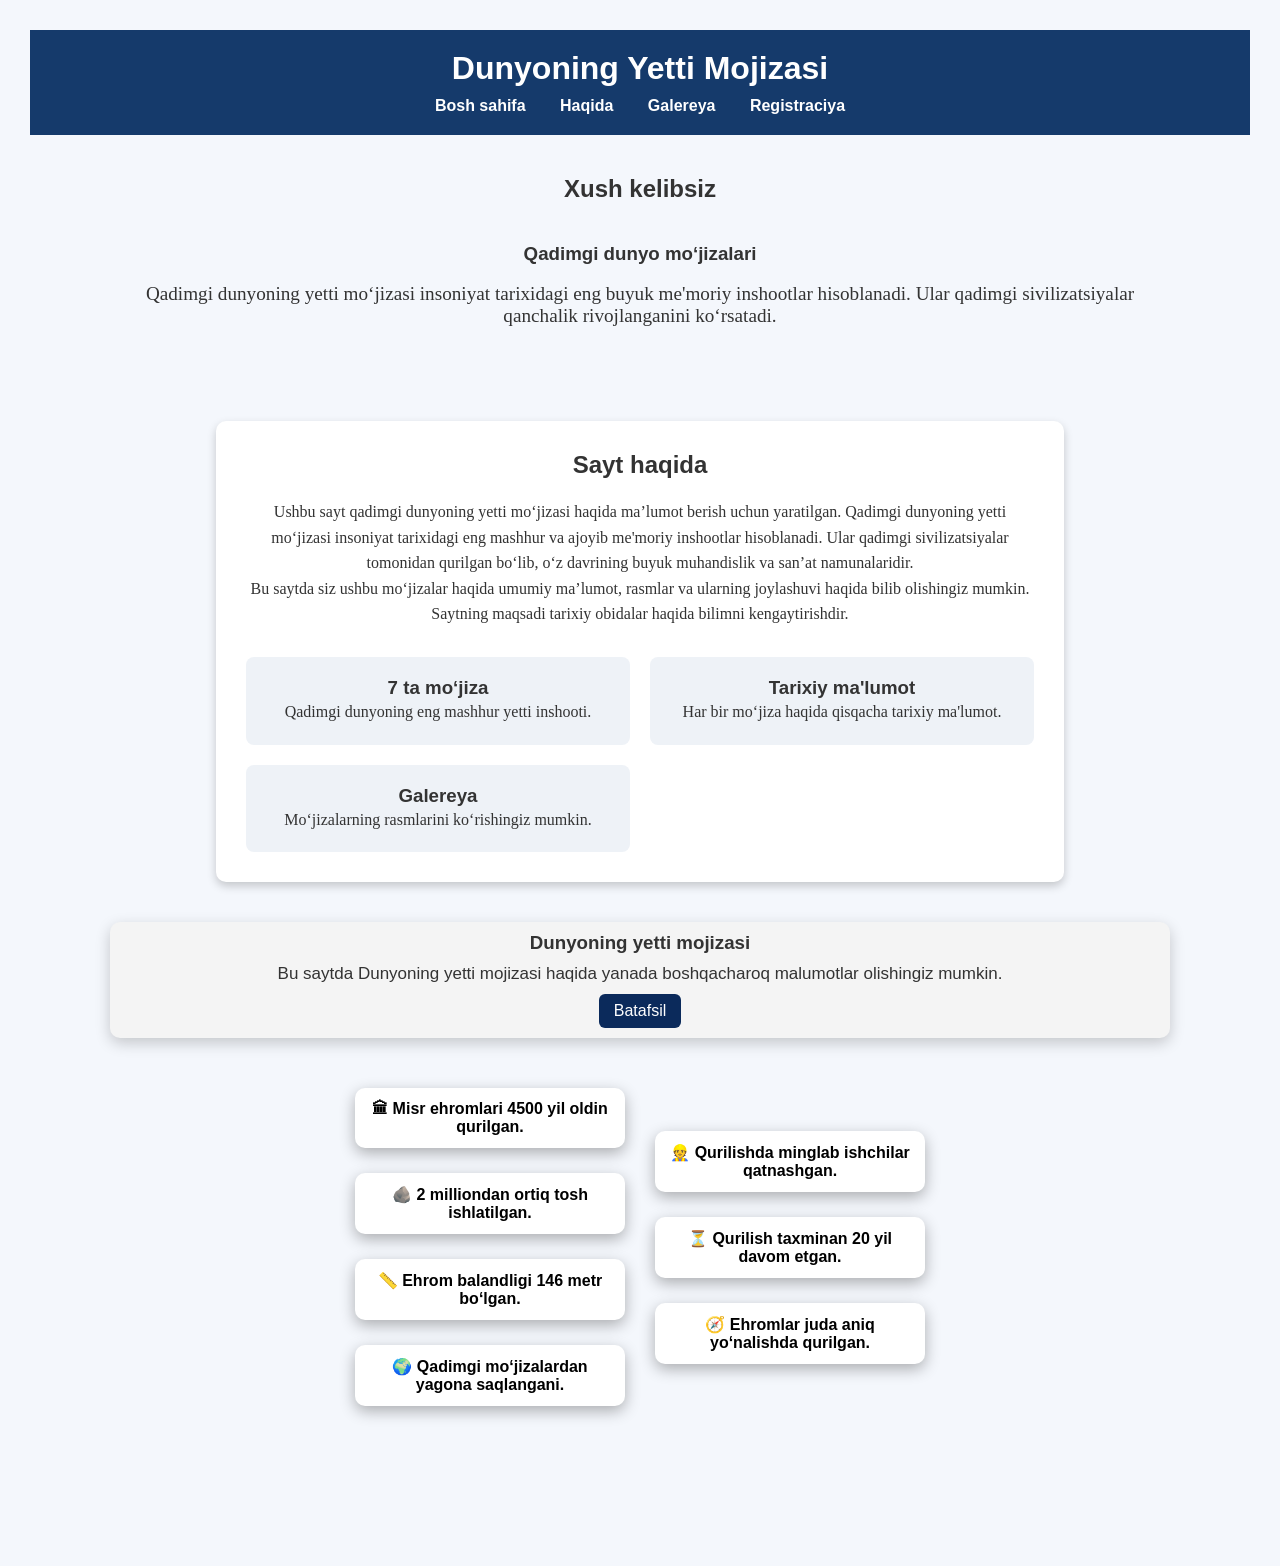
<file: index.html>
<!DOCTYPE html>
<html>
<head>
<title>Dunyoning Yetti Mojizasi</title>
<link rel="stylesheet" href="6-bsb venera 7c.css">
</head>
<body>
<header>
<h1>Dunyoning Yetti Mojizasi</h1>
<nav>
<a href="#">Bosh sahifa</a>
<a href="about.html">Haqida</a>
<a href="gallery.html">Galereya</a>
<a href="contact.html">Registraciya</a>
</nav>
</header>
 <section>
<h2>Xush kelibsiz</h2>
<section>
<h1>Qadimgi dunyo mo‘jizalari</h1>
<br>
<p>
Qadimgi dunyoning yetti mo‘jizasi insoniyat tarixidagi eng buyuk
me'moriy inshootlar hisoblanadi. Ular qadimgi sivilizatsiyalar
qanchalik rivojlanganini ko‘rsatadi.
</p>
<br>
<br>
<br>
<div class="about">
<h2>Sayt haqida</h2>
<p>
Ushbu sayt qadimgi dunyoning yetti mo‘jizasi haqida ma’lumot berish uchun yaratilgan.
Qadimgi dunyoning yetti mo‘jizasi insoniyat tarixidagi eng mashhur va ajoyib
me'moriy inshootlar hisoblanadi. Ular qadimgi sivilizatsiyalar tomonidan qurilgan
bo‘lib, o‘z davrining buyuk muhandislik va san’at namunalaridir.
</p>
<p>
Bu saytda siz ushbu mo‘jizalar haqida umumiy ma’lumot, rasmlar va ularning
joylashuvi haqida bilib olishingiz mumkin. Saytning maqsadi tarixiy
obidalar haqida bilimni kengaytirishdir.
</p>
<div class="info">
<div class="box">
<h3>7 ta mo‘jiza</h3>
<p>Qadimgi dunyoning eng mashhur yetti inshooti.</p>
</div>
<div class="box">
<h3>Tarixiy ma'lumot</h3>
<p>Har bir mo‘jiza haqida qisqacha tarixiy ma'lumot.</p>
</div>
<div class="box">
<h3>Galereya</h3>
<p>Mo‘jizalarning rasmlarini ko‘rishingiz mumkin.</p>
</div>
</div>
</div> 

<div class="card">
<h3>Dunyoning yetti mojizasi</h3>
<p class="w">Bu saytda Dunyoning yetti mojizasi haqida yanada boshqacharoq malumotlar olishingiz mumkin.</p>

<a href="Qadimgi dunyoning yetti mo'jizasi.html" target="_blank" class="btn">Batafsil</a>

</div>
<section class="video-facts">
<div class="facts-left">
<div class="fact">🏛 Misr ehromlari 4500 yil oldin qurilgan.</div>
<div class="fact">🪨 2 milliondan ortiq tosh ishlatilgan.</div>
<div class="fact">📏 Ehrom balandligi 146 metr bo‘lgan.</div>
<div class="fact">🌍 Qadimgi mo‘jizalardan yagona saqlangani.</div>
</div>
<div class="facts-right">
<div class="fact">👷 Qurilishda minglab ishchilar qatnashgan.</div>
<div class="fact">⏳ Qurilish taxminan 20 yil davom etgan.</div>
<div class="fact">🧭 Ehromlar juda aniq yo‘nalishda qurilgan.</div>
</div>
</section>
</div>
</body>
</html>
</file>
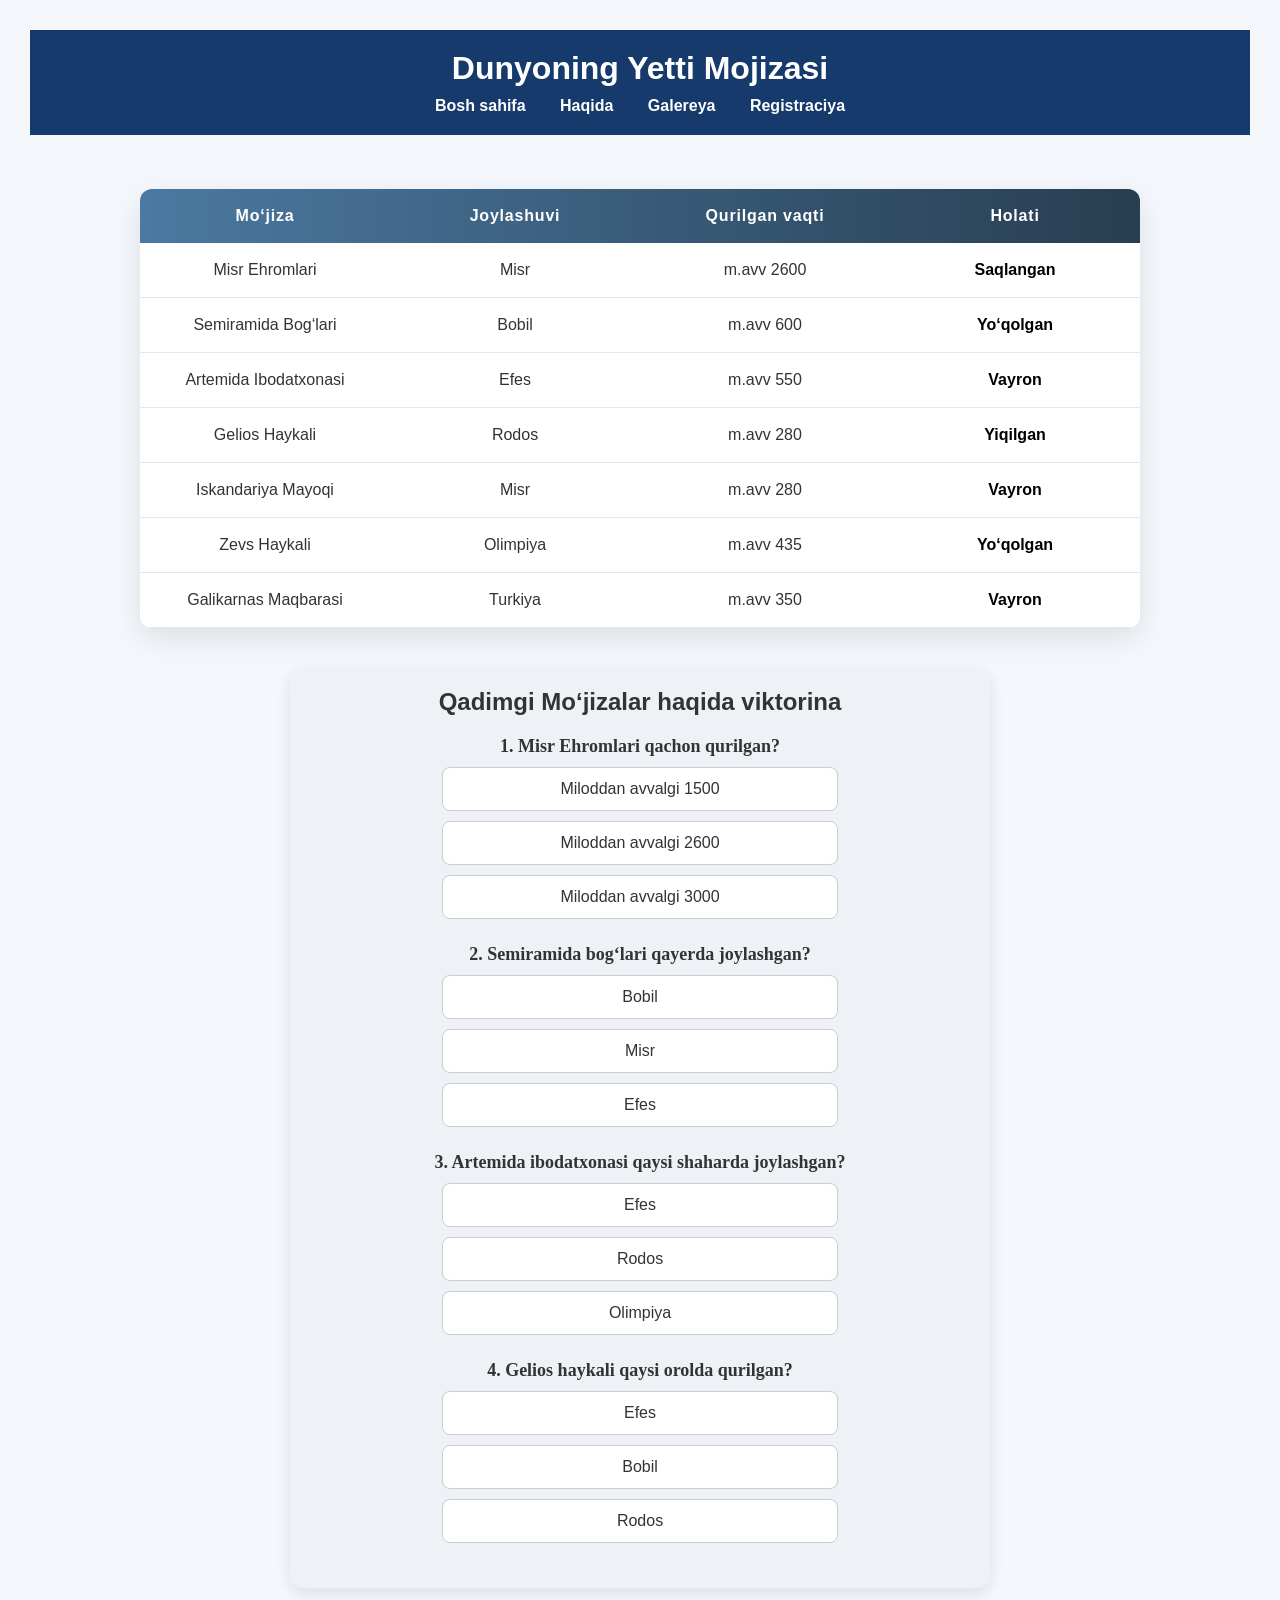
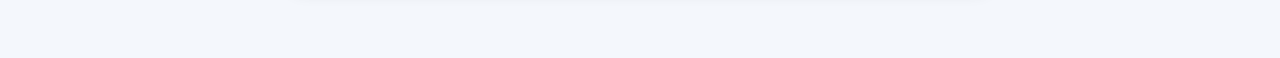
<file: about.html>
<!DOCTYPE html>
<html>
<head>
<title>Haqida</title>
<link rel="stylesheet" href="6-bsb venera 7c.css">
</head>
<body>
<header>
<h1>Dunyoning Yetti Mojizasi</h1>
<nav>
<a href="index.html">Bosh sahifa</a>
<a href="#">Haqida</a>
<a href="gallery.html">Galereya</a>
<a href="contact.html">Registraciya</a>
</nav>
</header>
 <br>
<br>
<br>
<div class="table-container">
  <table>
    <thead>
      <tr>
        <th>Mo‘jiza</th>
        <th>Joylashuvi</th>
        <th>Qurilgan vaqti</th>
        <th>Holati</th>
      </tr>
    </thead>
    <tbody>
      <tr>
        <td>Misr Ehromlari</td>
        <td>Misr</td>
        <td>m.avv 2600</td>
        <td class="T">Saqlangan</td>
      </tr>
      <tr>
        <td>Semiramida Bog‘lari</td>
        <td>Bobil</td>
        <td>m.avv 600</td>
        <td class="T">Yo‘qolgan</td>
      </tr>
      <tr>
        <td>Artemida Ibodatxonasi</td>
        <td>Efes</td>
        <td>m.avv 550</td>
        <td class="T">Vayron</td>
      </tr>
      <tr>
        <td>Gelios Haykali</td>
        <td>Rodos</td>
        <td>m.avv 280</td>
        <td class="T">Yiqilgan</td>
      </tr>
      <tr>
        <td>Iskandariya Mayoqi</td>
        <td>Misr</td>
        <td>m.avv 280</td>
        <td class="T">Vayron</td>
      </tr>
      <tr>
        <td>Zevs Haykali</td>
        <td>Olimpiya</td>
        <td>m.avv 435</td>
        <td class="T">Yo‘qolgan</td>
      </tr>
      <tr>
        <td>Galikarnas Maqbarasi</td>
        <td>Turkiya</td>
        <td>m.avv 350</td>
        <td class="T">Vayron</td>
      </tr>
    </tbody>
  </table>
</div>
<section class="quiz">
  <h2>Qadimgi Mo‘jizalar haqida viktorina</h2>
  <div class="quiz-item">
    <p class="question">1. Misr Ehromlari qachon qurilgan?</p>
    <div class="options">
      <div class="option wrong">Miloddan avvalgi 1500</div>
      <div class="option correct">Miloddan avvalgi 2600</div>
      <div class="option wrong">Miloddan avvalgi 3000</div>
    </div>
  </div>
  <div class="quiz-item">
    <p class="question">2. Semiramida bog‘lari qayerda joylashgan?</p>
    <div class="options">
      <div class="option correct">Bobil</div>
      <div class="option wrong">Misr</div>
      <div class="option wrong">Efes</div>
    </div>
  </div>
  <div class="quiz-item">
    <p class="question">3. Artemida ibodatxonasi qaysi shaharda joylashgan?</p>
    <div class="options">
      <div class="option correct">Efes</div>
      <div class="option wrong">Rodos</div>
      <div class="option wrong">Olimpiya</div>
    </div>
  </div>
  <div class="quiz-item">
    <p class="question">4. Gelios haykali qaysi orolda qurilgan?</p>
    <div class="options">
      <div class="option wrong">Efes</div>
      <div class="option wrong">Bobil</div>
      <div class="option correct">Rodos</div>
    </div>
  </div>
</section>
</body>
</html>
</file>
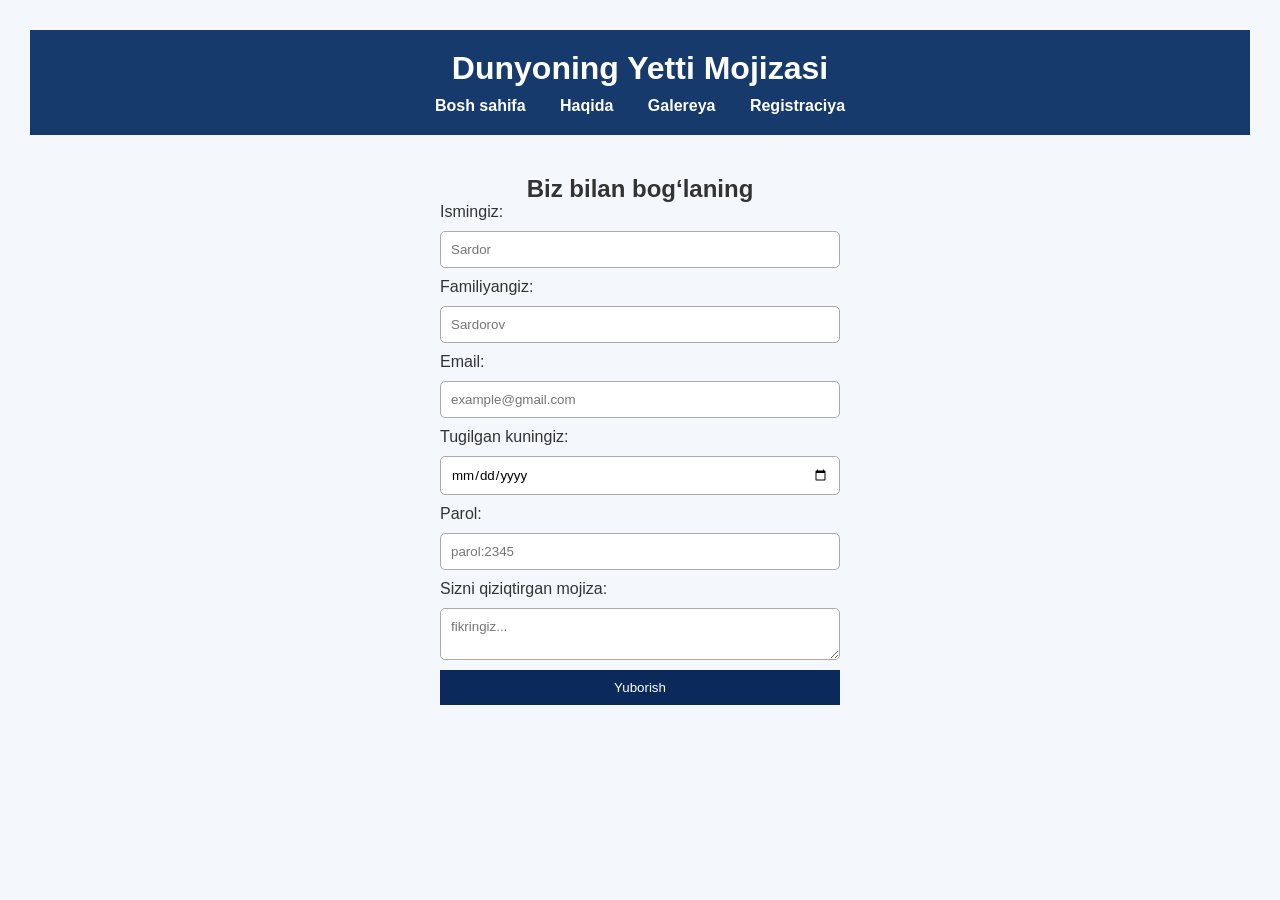
<file: contact.html>
<!DOCTYPE html>
<html>
<head>
<title>Aloqa</title>
<link rel="stylesheet" href="6-bsb venera 7c.css">
</head>
<body>
<header>
<h1>Dunyoning Yetti Mojizasi</h1>
<nav>
<a href="index.html">Bosh sahifa</a>
<a href="about.html">Haqida</a>
<a href="gallery.html">Galereya</a>
<a href="#">Registraciya</a>
</nav>
</header>
<section>
<h2>Biz bilan bog‘laning</h2>
<form>
<label>Ismingiz:</label>
<input type="text" placeholder="Sardor" required>
<label>Familiyangiz:</label>
<input type="text" placeholder="Sardorov" required>
<label>Email:</label>
<input type="email" placeholder="example@gmail.com" required>
<label>Tugilgan kuningiz:</label>
<input type="date" required>
<label>Parol:</label>
<input type="text" placeholder="parol:2345" required>
<label>Sizni qiziqtirgan mojiza:</label>
  <textarea placeholder="fikringiz..."></textarea>
<button>Yuborish</button>
</form>
</section>
</body>
</html>
</file>
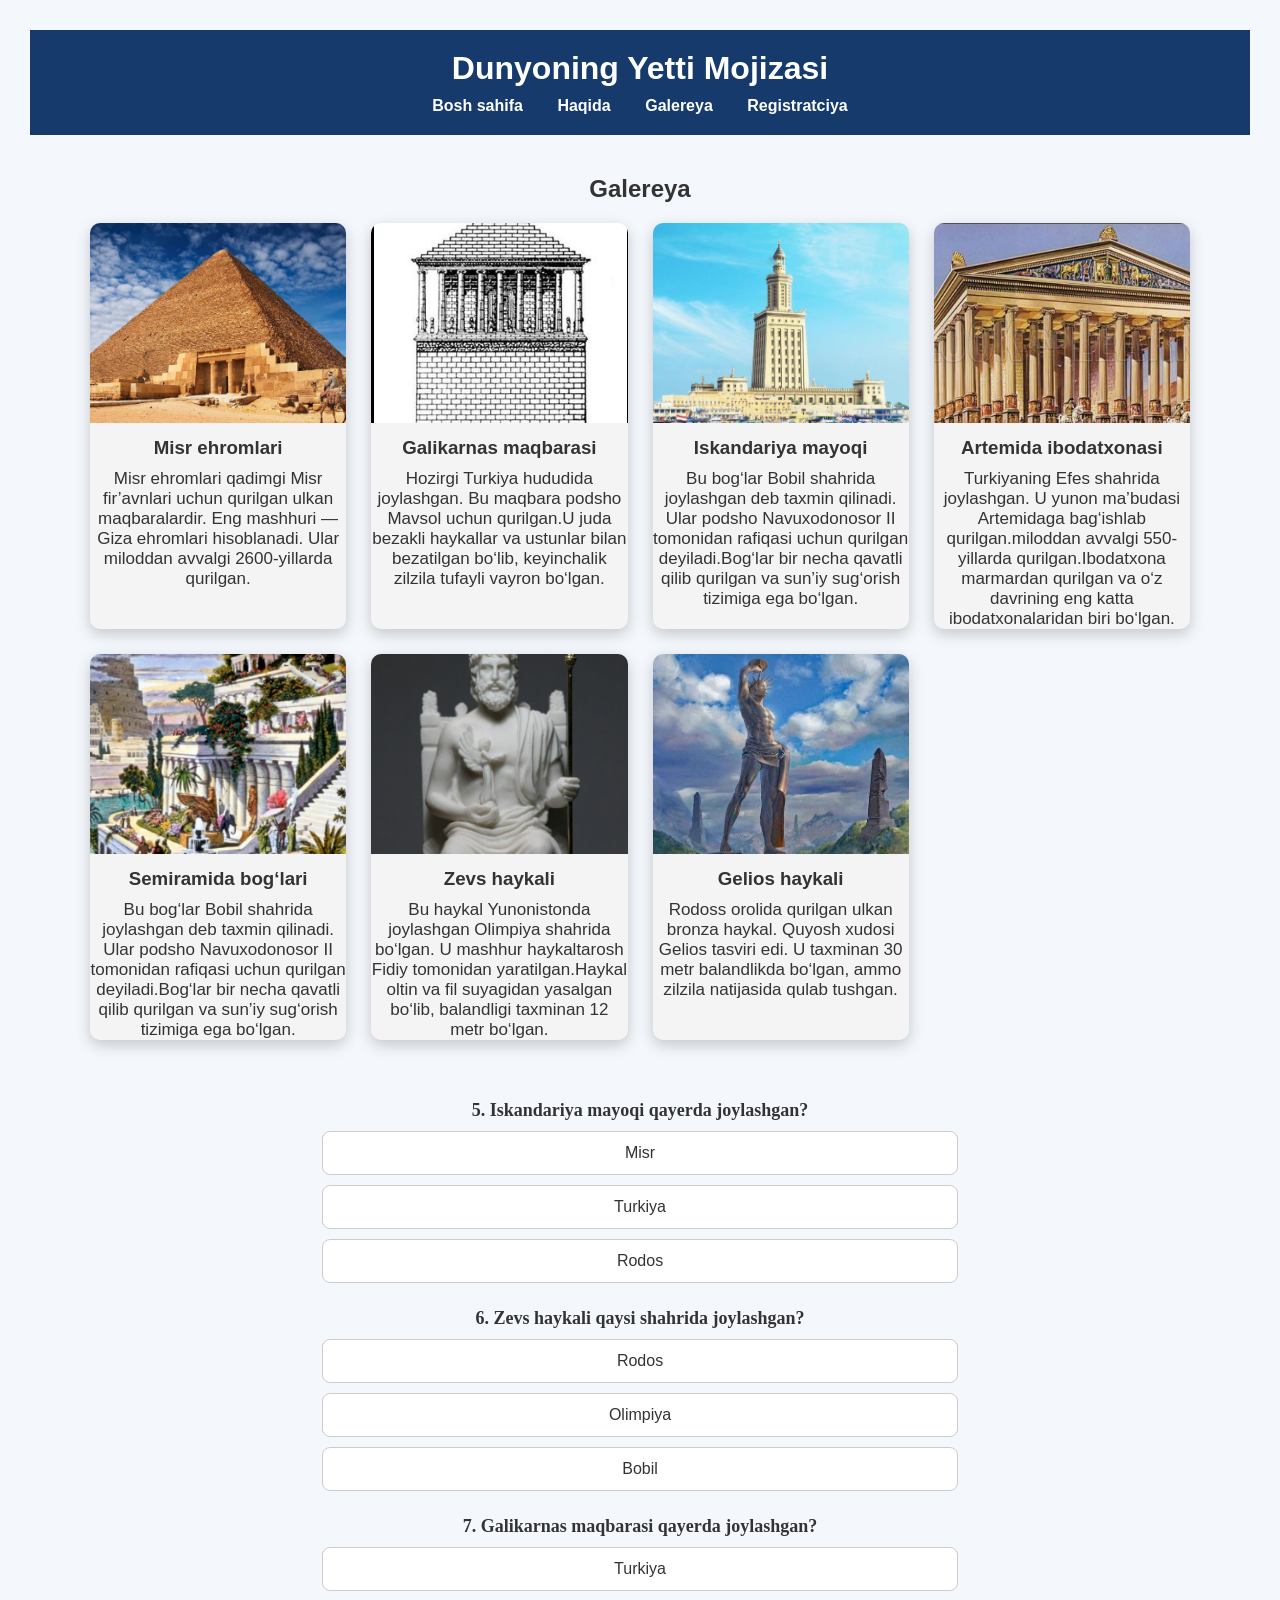
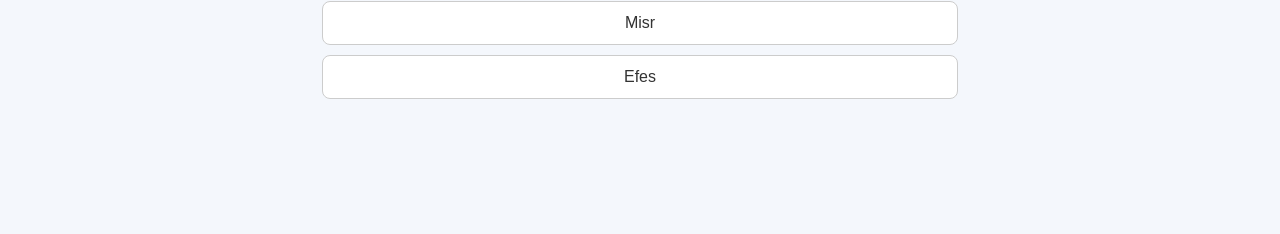
<file: gallery.html>
<!DOCTYPE html>
<html>
<head>
<title>Galereya</title>
<link rel="stylesheet" href="6-bsb venera 7c.css">
</head>
<body>
<header>
<h1>Dunyoning Yetti Mojizasi</h1>
<nav>
<a href="index.html">Bosh sahifa</a>
<a href="about.html">Haqida</a>
<a href="#">Galereya</a>
<a href="contact.html">Registratciya</a>
</nav>
</header>
 <section>
<h2>Galereya</h2>
<div class="gallery">
<div class="card">
<img src="misr ehromlari.png">
<h3>Misr ehromlari</h3>
<p class="w">Misr ehromlari qadimgi Misr fir’avnlari uchun qurilgan ulkan maqbaralardir. Eng mashhuri — Giza ehromlari hisoblanadi. Ular miloddan avvalgi 2600-yillarda qurilgan.</p>
</div>
<div class="card">
<img src="galikarnas.png">
<h3>Galikarnas maqbarasi</h3>
<p class="w">Hozirgi Turkiya hududida joylashgan. Bu maqbara podsho Mavsol uchun qurilgan.U juda bezakli haykallar va ustunlar bilan bezatilgan bo‘lib, keyinchalik zilzila tufayli vayron bo‘lgan.</p>
</div>
<div class="card">
<img src="iskandariya .png">
<h3>Iskandariya mayoqi</h3>
<p class="w">Bu bog‘lar Bobil shahrida joylashgan deb taxmin qilinadi. Ular podsho Navuxodonosor II tomonidan rafiqasi uchun qurilgan deyiladi.Bog‘lar bir necha qavatli qilib qurilgan va sun’iy sug‘orish tizimiga ega bo‘lgan.</p>
</div>
<div class="card">
<img src="artemida.png">
<h3>Artemida ibodatxonasi</h3>
<p class="w">Turkiyaning Efes shahrida joylashgan. U yunon ma’budasi Artemidaga bag‘ishlab qurilgan.miloddan avvalgi 550-yillarda qurilgan.Ibodatxona marmardan qurilgan va o‘z davrining eng katta ibodatxonalaridan biri bo‘lgan.</p>
</div>
<div class="card">
<img src="semiramida .png">
<h3>Semiramida bog‘lari</h3>
<p class="w">Bu bog‘lar Bobil shahrida joylashgan deb taxmin qilinadi. Ular podsho Navuxodonosor II tomonidan rafiqasi uchun qurilgan deyiladi.Bog‘lar bir necha qavatli qilib qurilgan va sun’iy sug‘orish tizimiga ega bo‘lgan.</p>
</div>
<div class="card">
<img src="zevs.png">
<h3>Zevs haykali</h3>
<p class="w">Bu haykal Yunonistonda joylashgan Olimpiya shahrida bo‘lgan. U mashhur haykaltarosh Fidiy tomonidan yaratilgan.Haykal oltin va fil suyagidan yasalgan bo‘lib, balandligi taxminan 12 metr bo‘lgan.</p>
</div>
<div class="card">
<img src="gelios.png">
<h3>Gelios haykali</h3>
<p class="w">Rodoss orolida qurilgan ulkan bronza haykal. Quyosh xudosi Gelios tasviri edi. U taxminan 30 metr balandlikda bo‘lgan, ammo zilzila natijasida qulab tushgan.</p>
</div>
</div>
<section>
     <div class="quiz-item">
    <p class="question">5. Iskandariya mayoqi qayerda joylashgan?</p>
    <div class="options">
      <div class="option correct">Misr</div>
      <div class="option wrong">Turkiya</div>
      <div class="option wrong">Rodos</div>
    </div>
  </div>
  <div class="quiz-item">
    <p class="question">6. Zevs haykali qaysi shahrida joylashgan?</p>
    <div class="options">
      <div class="option wrong">Rodos</div>
      <div class="option correct">Olimpiya</div>
      <div class="option wrong">Bobil</div>
    </div>
  </div>
  <div class="quiz-item">
    <p class="question">7. Galikarnas maqbarasi qayerda joylashgan?</p>
    <div class="options">
      <div class="option correct">Turkiya</div>
      <div class="option wrong">Misr</div>
      <div class="option wrong">Efes</div>
    </div>
  </div>
</section>
</body>
</html>
</file>
<file: 6-bsb venera 7c.css>
*{
margin:0;
padding:0;
box-sizing:border-box;
font-family:Arial, sans-serif;
}
body{
background:white;
color:#333;
}
header{
background:#0b2a5b;
color:white;
text-align:center;
padding:20px;
}
header h1{
font-size:32px;
}
nav{
margin-top:10px;
}
nav a{
color:white;
text-decoration:none;
margin:0 15px;
font-weight:bold;
}
nav a:hover{
text-decoration:underline;
}
section{
padding:40px;
text-align:center;
}
.gallery{
display:grid;
grid-template-columns:repeat(auto-fit,minmax(250px,1fr));
gap:25px;
padding:20px;
}
.card{
background:#f4f4f4;
border-radius:10px;
overflow:hidden;
box-shadow:0 5px 15px rgba(0,0,0,0.2);
transition:0.3s;
}
.card:hover{
transform:translateY(-10px);
}
.card img{
width:100%;
height:200px;
object-fit:cover;
}
.card h3{
padding:10px;
}
form{
width:400px;
margin:auto;
display:flex;
flex-direction:column;
gap:10px;
}
input, textarea{
padding:10px;
border:1px solid #aaa;
border-radius:5px;
}
button{
padding:10px;
background:#0b2a5b;
color:white;
border:none;
cursor:pointer;
}
button:hover{
background:#173f80;
}
@media(max-width:700px){
nav{
display:flex;
flex-direction:column;
gap:10px;
}
table{
width:100%;
}
form{
width:90%;
}
}
label{
    text-align:left;
}
p{
     font-family: italic;
     font-size: larger;
}
.w{
    word-spacing: 3,5px;
    font-family: 'Segoe UI', Tahoma, Geneva, Verdana, sans-serif;
    font-size: 17px;
}
.video-facts{
display:flex;
justify-content:center;
align-items:center;
gap:30px;
padding:50px;
flex-wrap:wrap;
}
.facts-left,
.facts-right{
display:flex;
flex-direction:column;
gap:25px;
max-width:270px;
}
.fact{
background:white;
color:black;
padding:12px;
border-radius:10px;
font-weight:bold;
box-shadow:0 5px 15px rgba(0,0,0,0.3);
transition:0.3s;
}
.fact:hover{
transform:scale(1.05);
background:#ffe066;
}
.table-section{
padding:40px;
text-align:center;
}
.img {
    width:150px;
    height:100px;
}
.wonders-table{
width:90%;
margin:auto;
border-collapse:collapse;
background:white;
}
.wonders-table th{
background:#222;
color:white;
padding:12px;
}
.wonders-table td{
padding:10px;
border:1px solid #ccc;
}
.wonders-table img{
width:80px;
border-radius:6px;
}
.wonders-table tr:hover{
background:rgba(0, 38, 255, 0.402);
transition:0.3s;
}
header{
background:#153a6b;
color:white;
text-align:center;
padding:20px;
}
nav a{
color:white;
margin:0 15px;
text-decoration:none;
font-weight:bold;
}
nav a:hover{
text-decoration:underline;
}
 .about{
width:80%;
margin:40px auto;
background:white;
padding:30px;
border-radius:10px;
box-shadow:0 4px 10px rgba(0,0,0,0.2);
}
.about h2{
text-align:center;
margin-bottom:20px;
}
.about p{
line-height:1.6;
font-size:16px;
color:#333;
}
 .info{
display:grid;
grid-template-columns:repeat(auto-fit,minmax(250px,1fr));
gap:20px;
margin-top:30px;
 }
.box{
background:#eef2f7;
padding:20px;
border-radius:8px;
text-align:center;
transition:0.3s;
}
.box:hover{
background:#dce6f5;
transform:translateY(-5px);
} 
  body {
    font-family: 'Segoe UI', Tahoma, Geneva, Verdana, sans-serif;
    background: #f4f7fc;
    padding: 30px;
    color: #333;
  }
  .table-container {
    max-width: 1000px;
    margin: 0 auto;
    background: white;
    box-shadow: 0 10px 30px rgba(0,0,0,0.1);
    border-radius: 12px;
    overflow: hidden;
  }
  table {
    width: 100%;
    border-collapse: collapse;
    table-layout: fixed;
  }
  thead {
    background: linear-gradient(90deg, #4b79a1, #283e51);
    color: white;
  }
  th, td {
    padding: 18px 20px;
    text-align: center;
    font-size: 16px;
  }
  th {
    font-weight: 600;
    letter-spacing: 0.05em;
  }
  tbody tr {
    border-bottom: 1px solid #e1e8f0;
    transition: background-color 0.3s ease;
    cursor: default;
  }
  tbody tr:hover {
    background-color: #dbe9f9;
  }
  .T {
    color: black; 
    font-weight: 600;
  }
  @media (max-width: 720px) {
    body {
      padding: 15px;
    }
    th, td {
      padding: 12px 10px;
      font-size: 14px;
    }
    .table-container {
      box-shadow: none;
      border-radius: 0;
    }
}
.quiz {
  max-width: 800px;
  margin: 40px auto;
  padding: 20px;
  background: #eef2f7;
  border-radius: 12px;
  box-shadow: 0 5px 15px rgba(0,0,0,0.1);
  text-align: center;
}
.quiz h2 {
  margin-bottom: 25px;
}
.quiz-item {
  margin-bottom: 30px;
}
.question {
  font-weight: bold;
  margin-bottom: 15px;
  font-size: 18px;
}
.options {
  display: flex;
  flex-direction: column;
  gap: 10px;
  align-items: center;
}
.option {
  padding: 12px 20px;
  background: white;
  border-radius: 8px;
  border: 1px solid #ccc;
  cursor: pointer;
  width: 60%;
  transition: 0.3s;
}
.option:hover {
  transform: translateY(-3px);
}
.option.correct:hover {
  background: #c8f7c5; 
  border-color: #2e7d32;
}
.option.wrong:hover {
  background: #f7c8c8; 
  border-color: #c62828;
}
@media(max-width:720px){
  .option {
    width: 90%;
  }
}
.quiz {
  max-width: 700px;
  margin: 40px auto;
  padding: 20px;
  background: #eef2f7;
  border-radius: 12px;
  box-shadow: 0 5px 15px rgba(0,0,0,0.1);
}
.quiz h2 {
  text-align: center;
  margin-bottom: 20px;
}
.quiz-item {
  margin-bottom: 25px;
}
.question {
  font-weight: bold;
  margin-bottom: 10px;
}
.options label {
  display: block;
  padding: 10px;
  background: white;
  border: 1px solid #ccc;
  border-radius: 6px;
  margin-bottom: 5px;
  cursor: pointer;
  transition: 0.3s;
}
.options label:hover {
  background: #dce6f5;
}
.btn{
display:inline-block;
margin:10px;
padding:8px 15px;
background:#0b2a5b;
color:white;
text-decoration:none;
border-radius:6px;
transition:0.3s;
}

.btn:hover{
background:#173f80;
}
</file>
